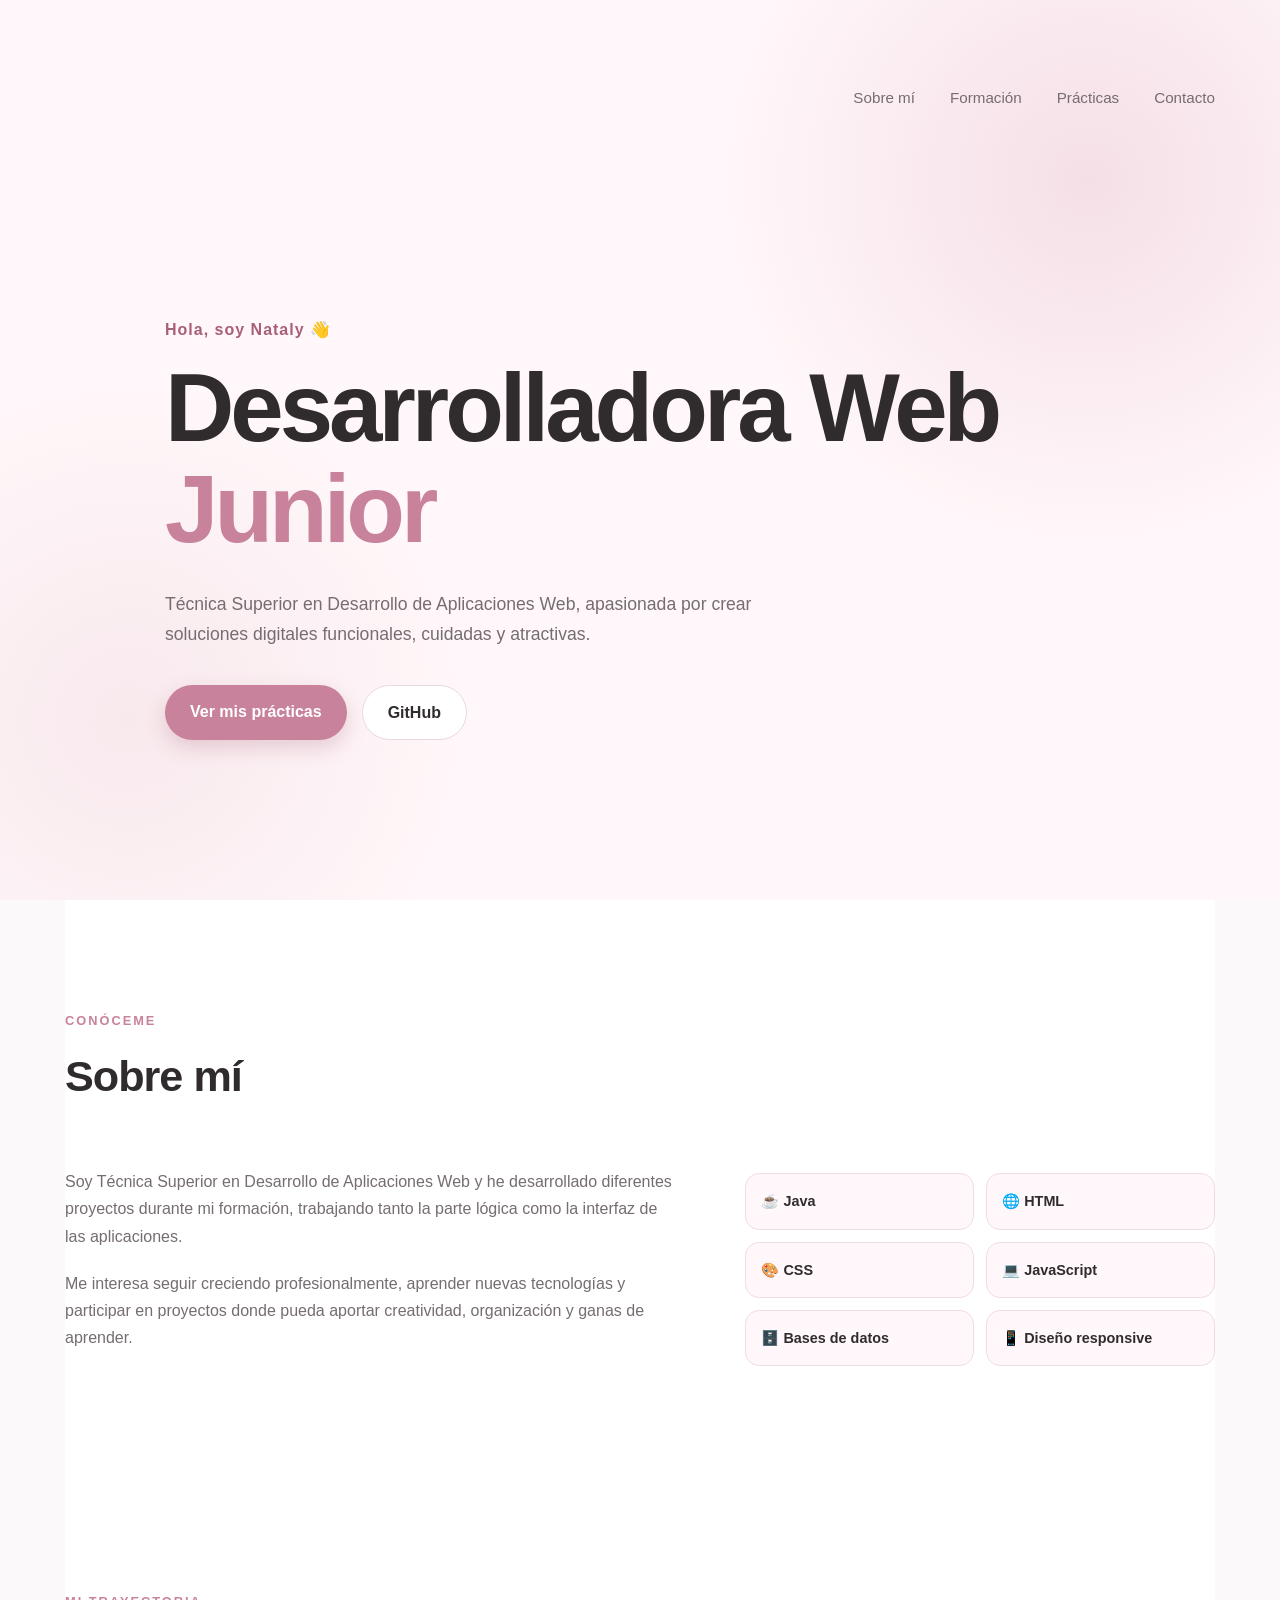
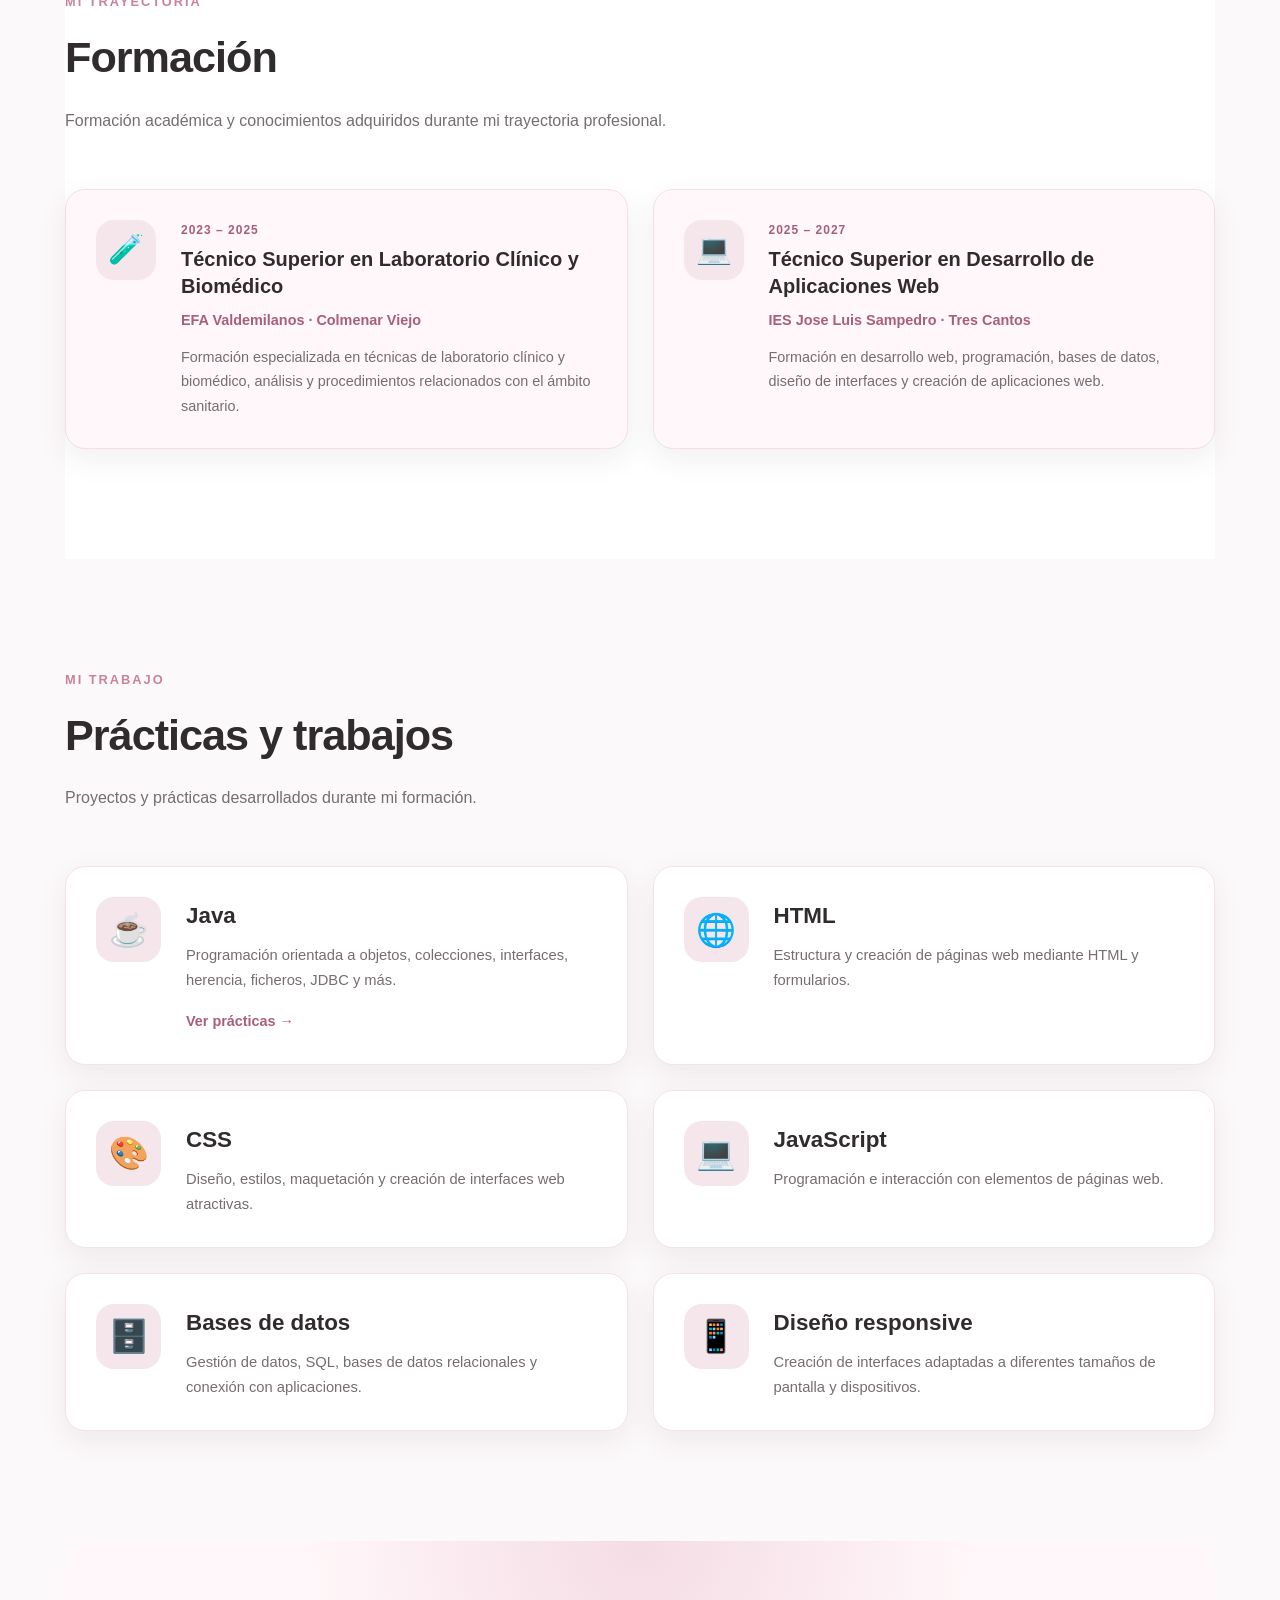
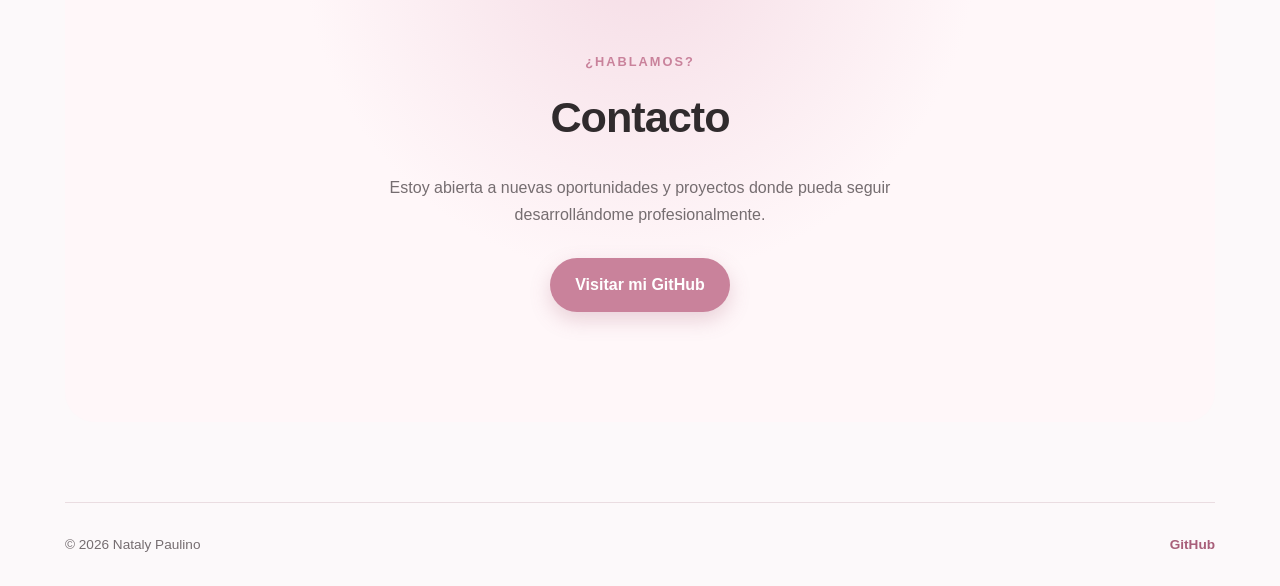
<file: index.html>
<!DOCTYPE html>

<html lang="es">

<head>
    <meta charset="UTF-8">
    <meta name="viewport" content="width=device-width, initial-scale=1.0">


<title>Nataly Paulino | Portfolio</title>

<link rel="stylesheet" href="css/style.css">


</head>

<body>



<header class="hero">

    <nav class="navbar">

        <a href="index.html" class="logo">
        </a>

        <div class="nav-links">
            <a href="#sobre-mi">Sobre mí</a>
            <a href="#formacion">Formación</a>
            <a href="#practicas">Prácticas</a>
            <a href="#contacto">Contacto</a>
        </div>

    </nav>


    <div class="hero-content">

        <p class="saludo">
            Hola, soy Nataly 👋
        </p>

        <h1>
            Desarrolladora Web
            <span>Junior</span>
        </h1>

        <p class="descripcion">
            Técnica Superior en Desarrollo de Aplicaciones Web,
            apasionada por crear soluciones digitales funcionales,
            cuidadas y atractivas.
        </p>


        <div class="hero-buttons">

            <a href="#practicas" class="btn principal">
                Ver mis prácticas
            </a>

            <a href="https://github.com/natalipaulino13"
               target="_blank"
               class="btn secundario">
                GitHub
            </a>

        </div>

    </div>

</header>




<section id="sobre-mi" class="section sobre-mi">

    <div class="section-title">

        <p>Conóceme</p>

        <h2>Sobre mí</h2>

    </div>


    <div class="about-content">

        <div class="about-text">

            <p>
                Soy Técnica Superior en Desarrollo de Aplicaciones Web
                y he desarrollado diferentes proyectos durante mi
                formación, trabajando tanto la parte lógica como la
                interfaz de las aplicaciones.
            </p>

            <p>
                Me interesa seguir creciendo profesionalmente,
                aprender nuevas tecnologías y participar en proyectos
                donde pueda aportar creatividad, organización y ganas
                de aprender.
            </p>

        </div>


        <div class="skills">

            <div class="skill">
                ☕ Java
            </div>

            <div class="skill">
                🌐 HTML
            </div>

            <div class="skill">
                🎨 CSS
            </div>

            <div class="skill">
                💻 JavaScript
            </div>

            <div class="skill">
                🗄️ Bases de datos
            </div>

            <div class="skill">
                📱 Diseño responsive
            </div>

        </div>

    </div>

</section>



<section id="formacion" class="section formacion">

    <div class="section-title">

        <p>Mi trayectoria</p>

        <h2>Formación</h2>

        <span>
            Formación académica y conocimientos adquiridos
            durante mi trayectoria profesional.
        </span>

    </div>


    <div class="education-grid">


        <!-- LABORATORIO -->

        <article class="education-card">

            <div class="education-icon">
                🧪
            </div>

            <div class="education-content">

                <p class="education-date">
                    2023 – 2025
                </p>

                <h3>
                    Técnico Superior en Laboratorio Clínico y Biomédico
                </h3>

                <p class="education-place">
                    EFA Valdemilanos · Colmenar Viejo
                </p>

                <p class="education-description">
                    Formación especializada en técnicas de laboratorio
                    clínico y biomédico, análisis y procedimientos
                    relacionados con el ámbito sanitario.
                </p>

            </div>

        </article>


        <!-- DAW -->

        <article class="education-card">

            <div class="education-icon">
                💻
            </div>

            <div class="education-content">

                <p class="education-date">
                    2025 – 2027
                </p>

                <h3>
                    Técnico Superior en Desarrollo de Aplicaciones Web
                </h3>

                <p class="education-place">
                    IES Jose Luis Sampedro · Tres Cantos
                </p>

                <p class="education-description">
                    Formación en desarrollo web, programación,
                    bases de datos, diseño de interfaces y creación
                    de aplicaciones web.
                </p>

            </div>

        </article>


    </div>

</section>




<section id="practicas" class="section practicas">

    <div class="section-title">

        <p>Mi trabajo</p>

        <h2>Prácticas y trabajos</h2>

        <span>
            Proyectos y prácticas desarrollados durante mi formación.
        </span>

    </div>


    <div class="technology-grid">


        

        <a href="practicas/java.html" class="technology-card">

            <div class="technology-icon">
                ☕
            </div>

            <div class="technology-content">

                <h3>Java</h3>

                <p>
                    Programación orientada a objetos, colecciones,
                    interfaces, herencia, ficheros, JDBC y más.
                </p>

                <span class="technology-link">
                    Ver prácticas →
                </span>

            </div>

        </a>


        

        <div class="technology-card">

            <div class="technology-icon">
                🌐
            </div>

            <div class="technology-content">

                <h3>HTML</h3>

                <p>
                    Estructura y creación de páginas web mediante
                    HTML y formularios.
                </p>

            </div>

        </div>


        

        <div class="technology-card">

            <div class="technology-icon">
                🎨
            </div>

            <div class="technology-content">

                <h3>CSS</h3>

                <p>
                    Diseño, estilos, maquetación y creación de
                    interfaces web atractivas.
                </p>

            </div>

        </div>


        

        <div class="technology-card">

            <div class="technology-icon">
                💻
            </div>

            <div class="technology-content">

                <h3>JavaScript</h3>

                <p>
                    Programación e interacción con elementos
                    de páginas web.
                </p>

            </div>

        </div>


        

        <div class="technology-card">

            <div class="technology-icon">
                🗄️
            </div>

            <div class="technology-content">

                <h3>Bases de datos</h3>

                <p>
                    Gestión de datos, SQL, bases de datos relacionales
                    y conexión con aplicaciones.
                </p>

            </div>

        </div>


        

        <div class="technology-card">

            <div class="technology-icon">
                📱
            </div>

            <div class="technology-content">

                <h3>Diseño responsive</h3>

                <p>
                    Creación de interfaces adaptadas a diferentes
                    tamaños de pantalla y dispositivos.
                </p>

            </div>

        </div>


    </div>

</section>




<section id="contacto" class="section contacto">

    <div class="section-title">

        <p>¿Hablamos?</p>

        <h2>Contacto</h2>

    </div>


    <p>
        Estoy abierta a nuevas oportunidades y proyectos
        donde pueda seguir desarrollándome profesionalmente.
    </p>


    <a href="https://github.com/natalipaulino13"
       target="_blank"
       class="btn principal">

        Visitar mi GitHub

    </a>

</section>




<footer>

    <p>
        © 2026 Nataly Paulino
    </p>

    <a href="https://github.com/natalipaulino13"
       target="_blank">

        GitHub

    </a>

</footer>


</body>

</html>
</file>
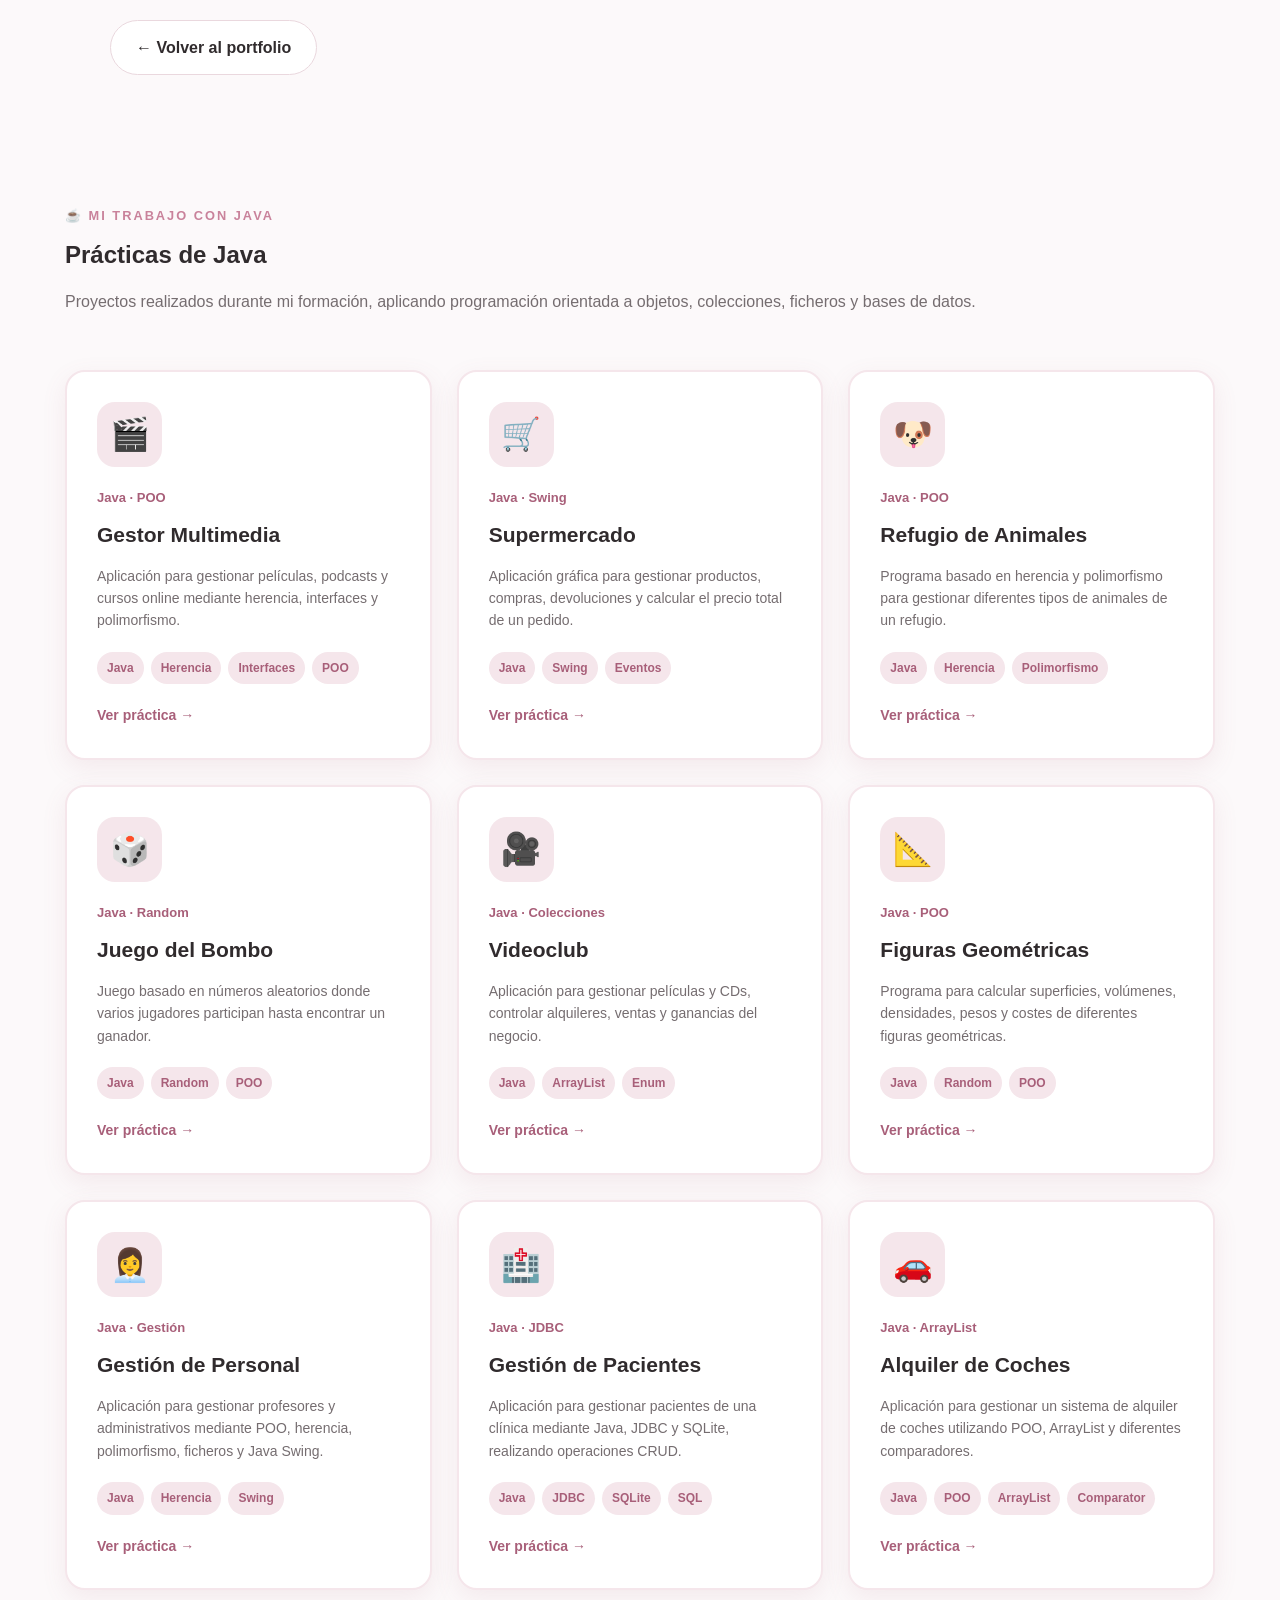
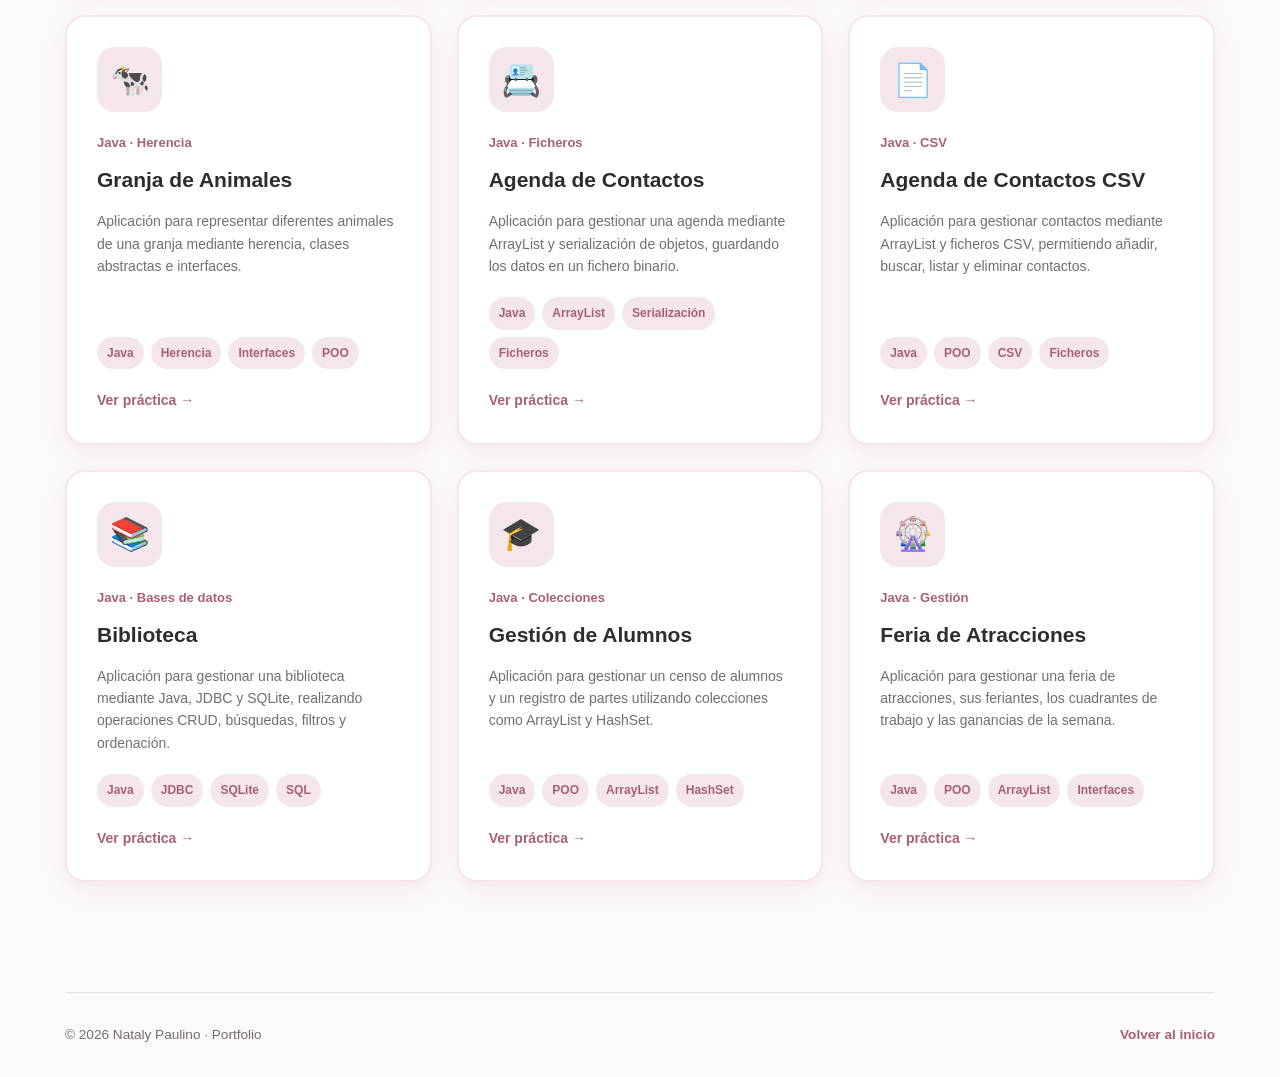
<file: practicas/java.html>
<!DOCTYPE html>

<html lang="es">

<head>
    <meta charset="UTF-8">
    <meta name="viewport" content="width=device-width, initial-scale=1.0">


<title>Java | Nataly Paulino</title>

<link rel="stylesheet" href="../css/style.css">

<style>

    /* =========================
       CABECERA
    ========================= */

    .java-header {
        padding: 20px 0;
    }

    .java-header .navbar {
        max-width: 1100px;
        margin: auto;
        padding: 0 20px;
    }


    /* =========================
       TARJETAS DE JAVA
    ========================= */

    .java-grid {
        display: grid;
        grid-template-columns: repeat(3, 1fr);
        gap: 25px;
        margin-top: 50px;
    }

    .java-card {
        background: white;
        border: 2px solid var(--rosa-claro);
        border-radius: 20px;
        padding: 30px;
        min-height: 330px;

        display: flex;
        flex-direction: column;

        box-shadow: 0 8px 25px rgba(168, 95, 121, 0.10);

        transition: transform 0.3s ease,
                    box-shadow 0.3s ease,
                    border-color 0.3s ease;
    }

    .java-card:hover {
        transform: translateY(-8px);
        border-color: var(--rosa);
        box-shadow: 0 15px 35px rgba(168, 95, 121, 0.18);
    }


    /* =========================
       ICONO
    ========================= */

    .java-icon {
        width: 65px;
        height: 65px;

        display: flex;
        align-items: center;
        justify-content: center;

        background: var(--rosa-claro);
        border-radius: 18px;

        font-size: 32px;

        margin-bottom: 20px;
    }


    /* =========================
       TEXTO
    ========================= */

    .java-type {
        color: var(--rosa-oscuro);
        font-size: 13px;
        font-weight: 600;

        margin-bottom: 8px;
    }

    .java-card h3 {
        margin: 0 0 12px 0;

        color: var(--texto);

        font-size: 21px;
    }

    .java-card p {
        color: var(--texto-suave);

        font-size: 14px;
        line-height: 1.6;

        margin-bottom: 20px;
    }


    /* =========================
       ETIQUETAS
    ========================= */

    .java-tags {
        display: flex;
        flex-wrap: wrap;
        gap: 7px;

        margin-top: auto;
        margin-bottom: 20px;
    }

    .java-tags span {
        background: var(--rosa-claro);
        color: var(--rosa-oscuro);

        padding: 6px 10px;

        border-radius: 20px;

        font-size: 12px;
        font-weight: 600;
    }


    /* =========================
       BOTÓN
    ========================= */

    .java-link {
        display: inline-block;

        color: var(--rosa-oscuro);

        font-size: 14px;
        font-weight: 700;

        text-decoration: none;

        transition: color 0.2s ease,
                    transform 0.2s ease;
    }

    .java-link:hover {
        color: var(--rosa);
        transform: translateX(4px);
    }


    /* =========================
       RESPONSIVE
    ========================= */

    @media (max-width: 900px) {

        .java-grid {
            grid-template-columns: repeat(2, 1fr);
        }

    }

    @media (max-width: 600px) {

        .java-grid {
            grid-template-columns: 1fr;
        }

        .java-card {
            padding: 25px;
        }

    }

</style>


</head>

<body>


<!-- =========================
     CABECERA
========================= -->

<header class="java-header">

    <nav class="navbar">

        
        <a href="../index.html" class="btn secundario">
            ← Volver al portfolio
        </a>

    </nav>

</header>


<!-- =========================
     CONTENIDO
========================= -->

<main>

    <section class="section">

        <div class="section-title">

            <p>☕ Mi trabajo con Java</p>

            <h1>Prácticas de Java</h1>

            <span>
                Proyectos realizados durante mi formación,
                aplicando programación orientada a objetos,
                colecciones, ficheros y bases de datos.
            </span>

        </div>


        <!-- =========================
             TARJETAS
        ========================= -->

        <div class="java-grid">


            <!-- 1. GESTOR MULTIMEDIA -->

            <article class="java-card">

                <div class="java-icon">🎬</div>

                <div class="java-type">
                    Java · POO
                </div>

                <h3>Gestor Multimedia</h3>

                <p>
                    Aplicación para gestionar películas, podcasts
                    y cursos online mediante herencia, interfaces
                    y polimorfismo.
                </p>

                <div class="java-tags">
                    <span>Java</span>
                    <span>Herencia</span>
                    <span>Interfaces</span>
                    <span>POO</span>
                </div>

                <a href="gestor-multimedia.html" class="java-link">
                    Ver práctica →
                </a>

            </article>


            <!-- 2. SUPERMERCADO -->

            <article class="java-card">

                <div class="java-icon">🛒</div>

                <div class="java-type">
                    Java · Swing
                </div>

                <h3>Supermercado</h3>

                <p>
                    Aplicación gráfica para gestionar productos,
                    compras, devoluciones y calcular el precio
                    total de un pedido.
                </p>

                <div class="java-tags">
                    <span>Java</span>
                    <span>Swing</span>
                    <span>Eventos</span>
                </div>

                <a href="supermercado.html" class="java-link">
                    Ver práctica →
                </a>

            </article>


            <!-- 3. REFUGIO -->

            <article class="java-card">

                <div class="java-icon">🐶</div>

                <div class="java-type">
                    Java · POO
                </div>

                <h3>Refugio de Animales</h3>

                <p>
                    Programa basado en herencia y polimorfismo
                    para gestionar diferentes tipos de animales
                    de un refugio.
                </p>

                <div class="java-tags">
                    <span>Java</span>
                    <span>Herencia</span>
                    <span>Polimorfismo</span>
                </div>

                <a href="refugio-animales.html" class="java-link">
                    Ver práctica →
                </a>

            </article>


            <!-- 4. BOMBO -->

            <article class="java-card">

                <div class="java-icon">🎲</div>

                <div class="java-type">
                    Java · Random
                </div>

                <h3>Juego del Bombo</h3>

                <p>
                    Juego basado en números aleatorios donde
                    varios jugadores participan hasta encontrar
                    un ganador.
                </p>

                <div class="java-tags">
                    <span>Java</span>
                    <span>Random</span>
                    <span>POO</span>
                </div>

                <a href="juego-bombo.html" class="java-link">
                    Ver práctica →
                </a>

            </article>


            <!-- 5. VIDEOCLUB -->

            <article class="java-card">

                <div class="java-icon">🎥</div>

                <div class="java-type">
                    Java · Colecciones
                </div>

                <h3>Videoclub</h3>

                <p>
                    Aplicación para gestionar películas y CDs,
                    controlar alquileres, ventas y ganancias
                    del negocio.
                </p>

                <div class="java-tags">
                    <span>Java</span>
                    <span>ArrayList</span>
                    <span>Enum</span>
                </div>

                <a href="videoclub.html" class="java-link">
                    Ver práctica →
                </a>

            </article>


            <!-- 6. FIGURAS -->

            <article class="java-card">

                <div class="java-icon">📐</div>

                <div class="java-type">
                    Java · POO
                </div>

                <h3>Figuras Geométricas</h3>

                <p>
                    Programa para calcular superficies,
                    volúmenes, densidades, pesos y costes
                    de diferentes figuras geométricas.
                </p>

                <div class="java-tags">
                    <span>Java</span>
                    <span>Random</span>
                    <span>POO</span>
                </div>

                <a href="figuras-geometricas.html" class="java-link">
                    Ver práctica →
                </a>

            </article>


            <!-- 7. PERSONAL -->

            <article class="java-card">

                <div class="java-icon">👩‍💼</div>

                <div class="java-type">
                    Java · Gestión
                </div>

                <h3>Gestión de Personal</h3>

                <p>
                    Aplicación para gestionar profesores y
                    administrativos mediante POO, herencia,
                    polimorfismo, ficheros y Java Swing.
                </p>

                <div class="java-tags">
                    <span>Java</span>
                    <span>Herencia</span>
                    <span>Swing</span>
                </div>

                <a href="academia.html" class="java-link">
                    Ver práctica →
                </a>

            </article>


            <!-- 8. PACIENTES -->

            <article class="java-card">

                <div class="java-icon">🏥</div>

                <div class="java-type">
                    Java · JDBC
                </div>

                <h3>Gestión de Pacientes</h3>

                <p>
                    Aplicación para gestionar pacientes de una
                    clínica mediante Java, JDBC y SQLite,
                    realizando operaciones CRUD.
                </p>

                <div class="java-tags">
                    <span>Java</span>
                    <span>JDBC</span>
                    <span>SQLite</span>
                    <span>SQL</span>
                </div>

                <a href="clinica.html" class="java-link">
                    Ver práctica →
                </a>

            </article>


            <!-- 9. COCHES -->

            <article class="java-card">

                <div class="java-icon">🚗</div>

                <div class="java-type">
                    Java · ArrayList
                </div>

                <h3>Alquiler de Coches</h3>

                <p>
                    Aplicación para gestionar un sistema de
                    alquiler de coches utilizando POO,
                    ArrayList y diferentes comparadores.
                </p>

                <div class="java-tags">
                    <span>Java</span>
                    <span>POO</span>
                    <span>ArrayList</span>
                    <span>Comparator</span>
                </div>

                <a href="alquiler-coches.html" class="java-link">
                    Ver práctica →
                </a>

            </article>


            <!-- 10. GRANJA -->

            <article class="java-card">

                <div class="java-icon">🐄</div>

                <div class="java-type">
                    Java · Herencia
                </div>

                <h3>Granja de Animales</h3>

                <p>
                    Aplicación para representar diferentes
                    animales de una granja mediante herencia,
                    clases abstractas e interfaces.
                </p>

                <div class="java-tags">
                    <span>Java</span>
                    <span>Herencia</span>
                    <span>Interfaces</span>
                    <span>POO</span>
                </div>

                <a href="granja-animales.html" class="java-link">
                    Ver práctica →
                </a>

            </article>


            <!-- 11. AGENDA -->

            <article class="java-card">

                <div class="java-icon">📇</div>

                <div class="java-type">
                    Java · Ficheros
                </div>

                <h3>Agenda de Contactos</h3>

                <p>
                    Aplicación para gestionar una agenda mediante
                    ArrayList y serialización de objetos, guardando
                    los datos en un fichero binario.
                </p>

                <div class="java-tags">
                    <span>Java</span>
                    <span>ArrayList</span>
                    <span>Serialización</span>
                    <span>Ficheros</span>
                </div>

                <a href="agenda-contactos.html" class="java-link">
                    Ver práctica →
                </a>

            </article>


            <!-- 12. AGENDA CSV -->

            <article class="java-card">

                <div class="java-icon">📄</div>

                <div class="java-type">
                    Java · CSV
                </div>

                <h3>Agenda de Contactos CSV</h3>

                <p>
                    Aplicación para gestionar contactos mediante
                    ArrayList y ficheros CSV, permitiendo añadir,
                    buscar, listar y eliminar contactos.
                </p>

                <div class="java-tags">
                    <span>Java</span>
                    <span>POO</span>
                    <span>CSV</span>
                    <span>Ficheros</span>
                </div>

                <a href="agenda-contactos-csv.html" class="java-link">
                    Ver práctica →
                </a>

            </article>


            <!-- 13. BIBLIOTECA -->

            <article class="java-card">

                <div class="java-icon">📚</div>

                <div class="java-type">
                    Java · Bases de datos
                </div>

                <h3>Biblioteca</h3>

                <p>
                    Aplicación para gestionar una biblioteca mediante
                    Java, JDBC y SQLite, realizando operaciones CRUD,
                    búsquedas, filtros y ordenación.
                </p>

                <div class="java-tags">
                    <span>Java</span>
                    <span>JDBC</span>
                    <span>SQLite</span>
                    <span>SQL</span>
                </div>

                <a href="biblioteca.html" class="java-link">
                    Ver práctica →
                </a>

            </article>


            <!-- 14. ALUMNOS -->

            <article class="java-card">

                <div class="java-icon">🎓</div>

                <div class="java-type">
                    Java · Colecciones
                </div>

                <h3>Gestión de Alumnos</h3>

                <p>
                    Aplicación para gestionar un censo de alumnos
                    y un registro de partes utilizando colecciones
                    como ArrayList y HashSet.
                </p>

                <div class="java-tags">
                    <span>Java</span>
                    <span>POO</span>
                    <span>ArrayList</span>
                    <span>HashSet</span>
                </div>

                <a href="censo.html" class="java-link">
                    Ver práctica →
                </a>

            </article>


            <!-- 15. FERIA -->

            <article class="java-card">

                <div class="java-icon">🎡</div>

                <div class="java-type">
                    Java · Gestión
                </div>

                <h3>Feria de Atracciones</h3>

                <p>
                    Aplicación para gestionar una feria de atracciones,
                    sus feriantes, los cuadrantes de trabajo y las
                    ganancias de la semana.
                </p>

                <div class="java-tags">
                    <span>Java</span>
                    <span>POO</span>
                    <span>ArrayList</span>
                    <span>Interfaces</span>
                </div>

                <a href="parque.html" class="java-link">
                    Ver práctica →
                </a>

            </article>


        </div>

    </section>

</main>


<!-- =========================
     FOOTER
========================= -->

<footer>

    <p>
        © 2026 Nataly Paulino · Portfolio
    </p>

    <a href="../index.html">
        Volver al inicio
    </a>

</footer>


</body>

</html>
</file>
<file: css/style.css>
/* ========================================
   PORTFOLIO - NATALY PAULINO
   ======================================== */


/* ---------- VARIABLES ---------- */

:root {
    --rosa: #c9829b;
    --rosa-claro: #f5e6eb;
    --rosa-suave: #fff7f9;
    --rosa-oscuro: #a85f79;

    --texto: #302b2d;
    --texto-suave: #756d70;

    --blanco: #ffffff;
    --fondo: #fcf9fa;

    --sombra: 0 10px 30px rgba(80, 45, 58, 0.08);
    --sombra-hover: 0 18px 40px rgba(80, 45, 58, 0.14);

    --radio: 20px;
}


/* ---------- GENERAL ---------- */

* {
    margin: 0;
    padding: 0;
    box-sizing: border-box;
}

html {
    scroll-behavior: smooth;
}

body {
    font-family: Arial, Helvetica, sans-serif;
    color: var(--texto);
    background: var(--fondo);
    line-height: 1.7;
}

a {
    text-decoration: none;
    color: inherit;
}

section {
    scroll-margin-top: 80px;
}


/* ---------- NAVBAR ---------- */

.navbar {
    width: 90%;
    max-width: 1150px;
    margin: auto;

    display: flex;
    justify-content: space-between;
    align-items: center;

    padding: 25px 0;
}

.logo {
    font-size: 1.7rem;
    font-weight: bold;
    letter-spacing: -1px;
}

.logo span {
    color: var(--rosa);
}

.nav-links {
    display: flex;
    gap: 35px;
}

.nav-links a {
    color: var(--texto-suave);
    font-size: 0.95rem;
    transition: 0.3s;
}

.nav-links a:hover {
    color: var(--rosa-oscuro);
}


/* ---------- HERO ---------- */

.hero {
    min-height: 100vh;

    background:
        radial-gradient(
            circle at 85% 20%,
            #f5dfe7 0,
            transparent 28%
        ),
        radial-gradient(
            circle at 10% 80%,
            #f8e9ed 0,
            transparent 25%
        ),
        var(--rosa-suave);

    display: flex;
    flex-direction: column;
}

.hero-content {
    width: 90%;
    max-width: 950px;

    margin: auto;
    padding: 60px 0 100px;
}

.saludo {
    color: var(--rosa-oscuro);
    font-weight: bold;
    margin-bottom: 15px;
    letter-spacing: 1px;
}

.hero h1 {
    font-size: clamp(3rem, 8vw, 6rem);
    line-height: 1.05;
    letter-spacing: -4px;
    max-width: 850px;
}

.hero h1 span {
    display: block;
    color: var(--rosa);
}

.descripcion {
    max-width: 650px;
    margin-top: 30px;

    color: var(--texto-suave);
    font-size: 1.1rem;
}


/* ---------- BOTONES ---------- */

.hero-buttons {
    display: flex;
    gap: 15px;
    margin-top: 35px;
}

.btn {
    display: inline-block;

    padding: 13px 25px;

    border-radius: 50px;

    font-weight: bold;

    transition:
        transform 0.3s,
        box-shadow 0.3s,
        background 0.3s;
}

.btn:hover {
    transform: translateY(-3px);
}

.btn.principal {
    background: var(--rosa);
    color: white;

    box-shadow: 0 8px 20px rgba(169, 95, 121, 0.25);
}

.btn.principal:hover {
    background: var(--rosa-oscuro);
    box-shadow: 0 12px 25px rgba(169, 95, 121, 0.3);
}

.btn.secundario {
    background: white;
    border: 1px solid #ead8de;
    color: var(--texto);
}

.btn.secundario:hover {
    border-color: var(--rosa);
}


/* ---------- SECCIONES ---------- */

.section {
    width: 90%;
    max-width: 1150px;
    margin: auto;

    padding: 110px 0;
}

.section-title {
    margin-bottom: 55px;
}

.section-title p {
    color: var(--rosa);
    font-weight: bold;
    text-transform: uppercase;
    letter-spacing: 2px;
    font-size: 0.8rem;
    margin-bottom: 8px;
}

.section-title h2 {
    font-size: 2.7rem;
    letter-spacing: -1px;
}

.section-title span {
    display: block;

    margin-top: 12px;

    color: var(--texto-suave);
}


/* ---------- SOBRE MÍ ---------- */

.sobre-mi {
    background: var(--blanco);
}

.about-content {
    display: grid;
    grid-template-columns: 1.3fr 1fr;
    gap: 70px;
    align-items: center;
}

.about-text p {
    margin-bottom: 20px;
    color: var(--texto-suave);
}


/* ---------- TECNOLOGÍAS SOBRE MÍ ---------- */

.skills {
    display: grid;
    grid-template-columns: 1fr 1fr;
    gap: 12px;
}

.skill {
    background: var(--rosa-suave);
    border: 1px solid #f0dce3;

    padding: 15px;

    border-radius: 14px;

    font-size: 0.9rem;
    font-weight: bold;

    transition: 0.3s;
}

.skill:hover {
    transform: translateY(-3px);
    box-shadow: var(--sombra);
}


/* ---------- FORMACIÓN ---------- */

.formacion {
    background: var(--blanco);
}

.education-grid {
    display: grid;

    grid-template-columns: repeat(2, 1fr);

    gap: 25px;
}

.education-card {
    background: var(--rosa-suave);

    border: 1px solid #f0e0e5;

    border-radius: var(--radio);

    padding: 30px;

    display: flex;
    gap: 25px;

    box-shadow: var(--sombra);

    transition:
        transform 0.35s,
        box-shadow 0.35s,
        border-color 0.35s;
}

.education-card:hover {
    transform: translateY(-6px);

    box-shadow: var(--sombra-hover);

    border-color: #e4b8c7;
}

.education-icon {
    min-width: 60px;
    height: 60px;

    display: flex;
    align-items: center;
    justify-content: center;

    background: var(--rosa-claro);

    border-radius: 18px;

    font-size: 1.8rem;
}

.education-content {
    flex: 1;
}

.education-date {
    color: var(--rosa-oscuro);

    font-size: 0.75rem;

    text-transform: uppercase;

    letter-spacing: 1px;

    font-weight: bold;

    margin-bottom: 6px;
}

.education-content h3 {
    font-size: 1.25rem;

    line-height: 1.35;

    margin-bottom: 8px;
}

.education-place {
    color: var(--rosa-oscuro);

    font-weight: bold;

    font-size: 0.9rem;

    margin-bottom: 12px;
}

.education-description {
    color: var(--texto-suave);

    font-size: 0.9rem;
}


/* ---------- PRÁCTICAS Y TRABAJOS ---------- */

.practicas {
    background: var(--fondo);
}

.technology-grid {
    display: grid;

    grid-template-columns: repeat(2, 1fr);

    gap: 25px;
}


/* ---------- TARJETAS DE TECNOLOGÍA ---------- */

.technology-card {
    background: var(--blanco);

    border: 1px solid #f0e4e8;

    border-radius: var(--radio);

    padding: 30px;

    display: flex;
    align-items: flex-start;

    gap: 25px;

    box-shadow: var(--sombra);

    transition:
        transform 0.35s,
        box-shadow 0.35s,
        border-color 0.35s;
}

.technology-card:hover {
    transform: translateY(-8px);

    box-shadow: var(--sombra-hover);

    border-color: #e4b8c7;
}


/* ---------- ICONO TECNOLOGÍA ---------- */

.technology-icon {
    min-width: 65px;
    height: 65px;

    display: flex;

    align-items: center;
    justify-content: center;

    background: var(--rosa-claro);

    border-radius: 18px;

    font-size: 2rem;
}


/* ---------- CONTENIDO TECNOLOGÍA ---------- */

.technology-content {
    flex: 1;
}

.technology-content h3 {
    font-size: 1.4rem;

    margin-bottom: 8px;
}

.technology-content p {
    color: var(--texto-suave);

    font-size: 0.92rem;
}

.technology-link {
    display: inline-block;

    margin-top: 15px;

    color: var(--rosa-oscuro);

    font-size: 0.9rem;

    font-weight: bold;

    transition: 0.3s;
}

.technology-card:hover .technology-link {
    transform: translateX(5px);
}


/* ---------- CONTACTO ---------- */

.contacto {
    text-align: center;

    background:
        radial-gradient(
            circle at 50% 0%,
            #f5dce5,
            transparent 45%
        ),
        var(--rosa-suave);

    border-radius: 30px;

    margin-bottom: 80px;

    padding-left: 30px;
    padding-right: 30px;
}

.contacto .section-title {
    margin-bottom: 20px;
}

.contacto > p {
    max-width: 600px;

    margin: 0 auto 30px;

    color: var(--texto-suave);
}


/* ---------- FOOTER ---------- */

footer {
    width: 90%;
    max-width: 1150px;

    margin: auto;

    padding: 30px 0;

    border-top: 1px solid #eadde1;

    display: flex;

    justify-content: space-between;

    color: var(--texto-suave);

    font-size: 0.85rem;
}

footer a {
    color: var(--rosa-oscuro);

    font-weight: bold;
}


/* ---------- RESPONSIVE ---------- */

@media (max-width: 800px) {

    .nav-links {
        gap: 15px;
    }

    .hero h1 {
        letter-spacing: -2px;
    }

    .about-content {
        grid-template-columns: 1fr;
        gap: 40px;
    }

    .education-grid {
        grid-template-columns: 1fr;
    }

    .technology-grid {
        grid-template-columns: 1fr;
    }

}


@media (max-width: 600px) {

    .navbar {
        width: 85%;
    }

    .nav-links {
        display: none;
    }

    .hero-content {
        width: 85%;
    }

    .hero h1 {
        font-size: 3.2rem;
    }

    .descripcion {
        font-size: 1rem;
    }

    .hero-buttons {
        flex-direction: column;
        align-items: flex-start;
    }

    .section {
        width: 85%;
        padding: 80px 0;
    }

    .section-title h2 {
        font-size: 2.2rem;
    }

    .education-card {
        flex-direction: column;
    }

    .technology-card {
        flex-direction: column;
    }

    .skills {
        grid-template-columns: 1fr;
    }

    footer {
        flex-direction: column;
        gap: 10px;
    }

}
</file>
